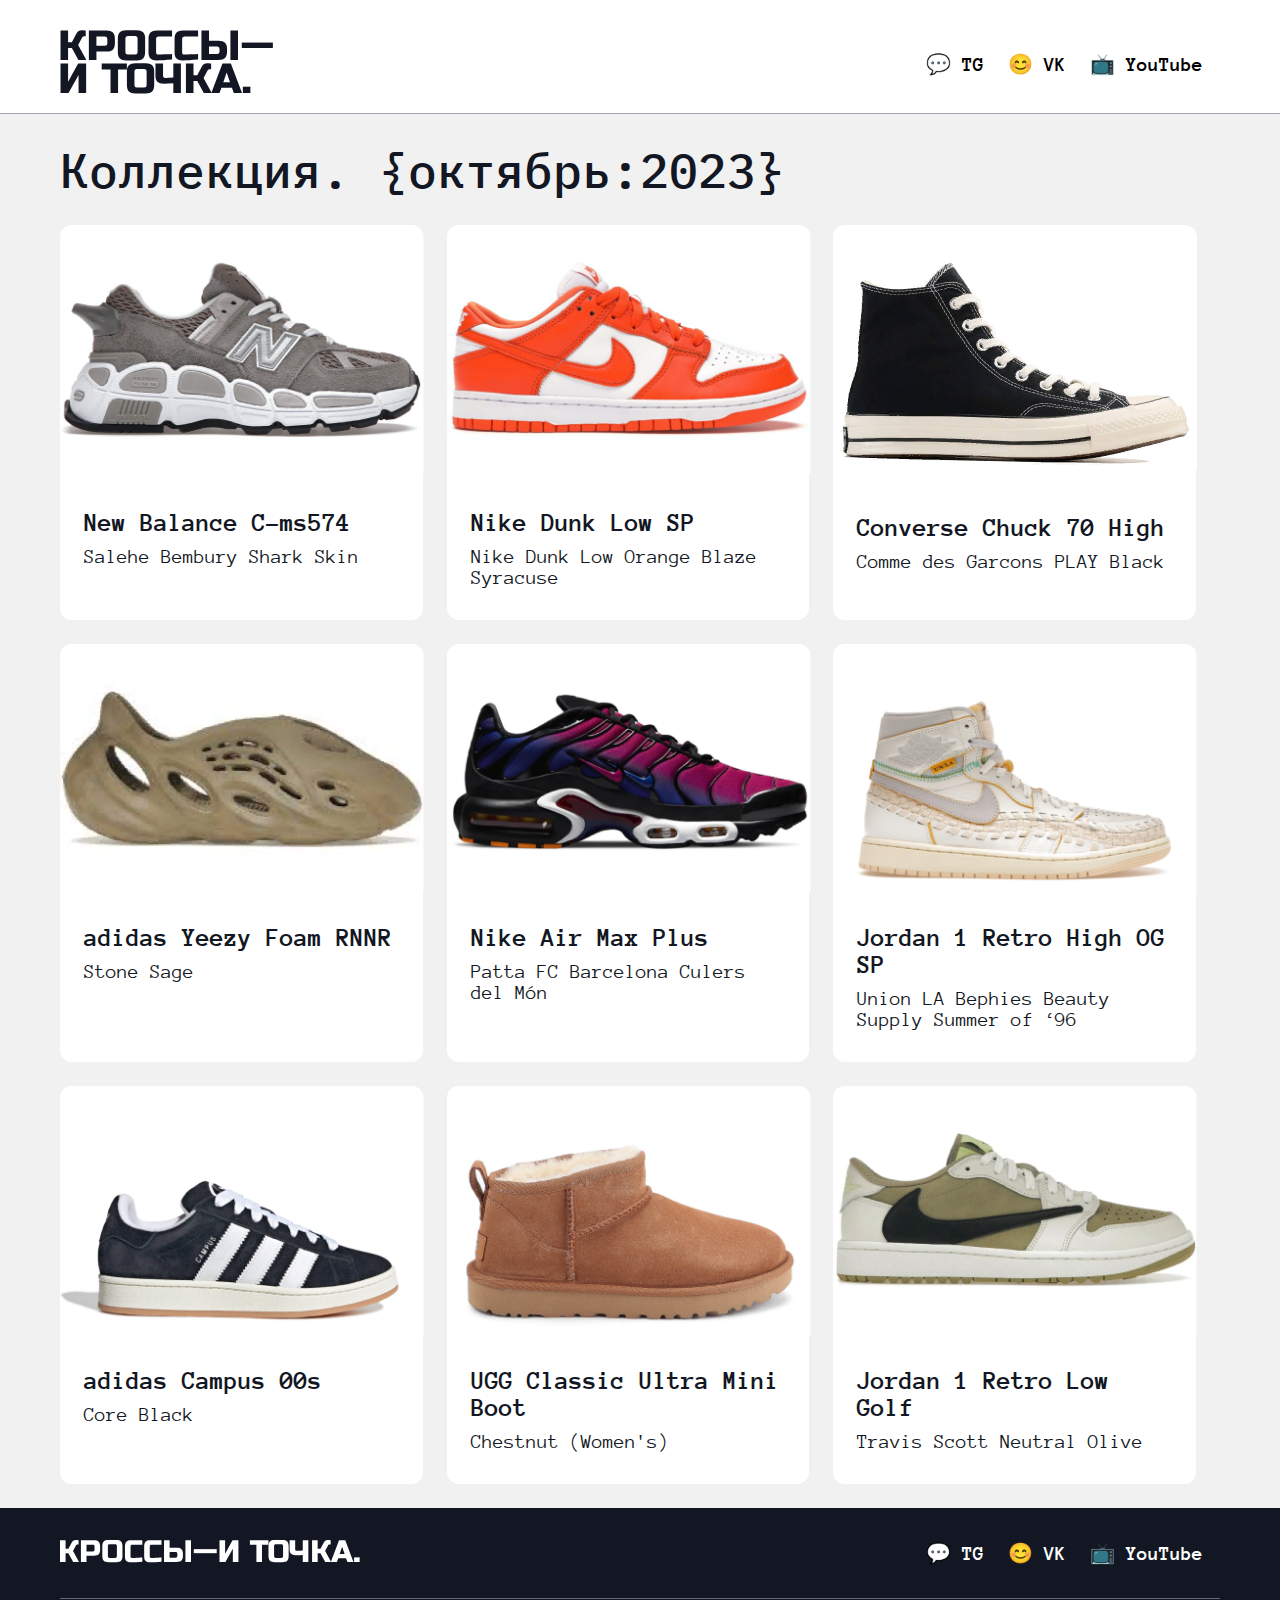
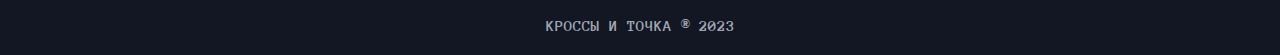
<file: index.html>
<!DOCTYPE html>
<html lang="ru">

<head>
  <meta charset="UTF-8">
  <meta name="viewport" content="width=device-width, initial-scale=1.0">
  <title>КРОССЫ — И ТОЧКА.</title>
  <link href="style.css" rel="stylesheet">
  <link rel="preconnect" href="https://fonts.googleapis.com">
  <link rel="preconnect" href="https://fonts.gstatic.com" crossorigin>
  <link href="https://fonts.googleapis.com/css2?family=Anonymous+Pro:ital,wght@0,400;0,700;1,400&family=IBM+Plex+Mono&family=Roboto:wght@400;700&display=swap" rel="stylesheet">
  <link rel="preconnect" href="https://fonts.googleapis.com">
  <link rel="preconnect" href="https://fonts.gstatic.com" crossorigin>
  <link href="https://fonts.googleapis.com/css2?family=Anonymous+Pro:ital@0;1&family=IBM+Plex+Mono&family=Roboto:wght@400;700&display=swap" rel="stylesheet">
  <link rel="preconnect" href="https://fonts.googleapis.com">
  <link rel="preconnect" href="https://fonts.gstatic.com" crossorigin>
  <link href="https://fonts.googleapis.com/css2?family=Anonymous+Pro:ital@0;1&family=Roboto:wght@400;700&display=swap" rel="stylesheet">
  <link rel="preconnect" href="https://fonts.googleapis.com">
  <link rel="preconnect" href="https://fonts.gstatic.com" crossorigin>
  <link href="https://fonts.googleapis.com/css2?family=Anonymous+Pro:ital@0;1&family=IBM+Plex+Mono:wght@500&family=Roboto:wght@400;700&display=swap" rel="stylesheet">
  <link rel="icon" href="img/logo-link.png">
</head>

<body>
  <header>
    <div class=" header-content container">
      <a href="index.html">
        <img src="img/logo.svg" alt="logo">
      </a>
      <nav class="navigation">
        <ul class="navigation-menu">
          <li>
            <a class="navigation-menu-item" href="#">💬 TG</a>
          </li>
          <li>
            <a class="navigation-menu-item" href="#">😊 VK</a>
          </li>
          <li>
            <a class="navigation-menu-item" href="#">📺 YouTube</a>
          </li>
        </ul>
      <!-- /.navigation-menu -->
      </nav>
      <!-- /.navigation -->
    </div>
  </header>

  <main class="officialPageMain">
    <div class="main-content container">
      <h2 class="main-heading">Коллекция. {октябрь:2023}</h2>
      <div class="sneakers-container container">
          <div class="sneaker animation">
            <a href="sneaker1.html">
            <img src="img/sneaker6.png" alt="New Balance C-ms574" class="sneaker__image">
            <div class="sneaker-description">
              <h3 class="sneaker-description-heading">New Balance C-ms574</h3>
              <p class="sneaker-description-characteristic">Salehe Bembury Shark Skin</p>
            </div>
          </a>
          </div>
          <div class="sneaker animation">
            <a href="sneaker2.html">
            <img src="img/sneaker7.png" alt="Nike Dunk Low SP" class="sneaker__image">
              <div class="sneaker-description">
                <h3 class="sneaker-description-heading">Nike Dunk Low SP</h3>
                <p class="sneaker-description-characteristic">Nike Dunk Low Orange Blaze Syracuse</p>
              </div>
            </a>
          </div>
          <div class="sneaker animation">
            <a href="sneaker3.html">
            <img src="img/sneaker4.png" alt="Converse Chuck 70 High" class="sneaker__image sneaker3__image">
              <div class="sneaker-description">
                <h3 class="sneaker-description-heading">Converse Chuck 70 High</h3>
                <p class="sneaker-description-characteristic">Comme des Garcons PLAY Black</p>
              </div>
            </a>
          </div>
          <div class="sneaker">
            <img src="img/sneaker9.png" alt="adidas Yeezy Foam RNNR" class="sneaker__image">
            <div class="sneaker-description">
              <h3 class="sneaker-description-heading">adidas Yeezy Foam RNNR</h3>
              <p class="sneaker-description-characteristic">Stone Sage</p>
            </div>
          </div>
          <div class="sneaker">
            <img src="img/sneaker1.png" alt="Nike Air Max Plus" class="sneaker__image">
              <div class="sneaker-description">
                <h3 class="sneaker-description-heading">Nike Air Max Plus</h3>
                <p class="sneaker-description-characteristic">Patta FC Barcelona Culers del Món</p>
              </div>
          </div>
          <div class="sneaker">
            <img src="img/sneaker2.png" alt="Jordan 1 Retro High OG SP" class="sneaker__image">
              <div class="sneaker-description">
                <h3 class="sneaker-description-heading">Jordan 1 Retro High OG SP</h3>
                <p class="sneaker-description-characteristic">Union LA Bephies Beauty Supply Summer of ‘96</p>
              </div>
          </div>
          <div class="sneaker">
            <img src="img/sneaker3.png" alt="adidas Campus 00s" class="sneaker__image">
              <div class="sneaker-description">
                <h3 class="sneaker-description-heading">adidas Campus 00s</h3>
                <p class="sneaker-description-characteristic">Core Black</p>
              </div>
          </div>
          <div class="sneaker">
            <img src="img/sneaker5.png" alt="UGG Classic Ultra Mini Boot" class="sneaker__image">
              <div class="sneaker-description">
                <h3 class="sneaker-description-heading">UGG Classic Ultra Mini Boot</h3>
                <p class="sneaker-description-characteristic">Chestnut (Women's)</p>
              </div>
          </div>
          <div class="sneaker">
            <img src="img/sneaker8.png" alt="Jordan 1 Retro Low Golf" class="sneaker__image">
              <div class="sneaker-description">
                <h3 class="sneaker-description-heading">Jordan 1 Retro Low Golf</h3>
                <p class="sneaker-description-characteristic">Travis Scott Neutral Olive</p>
              </div>
          </div>
      </div>
      <!-- /.sneakers-container -->
    </div>
    <!-- /.main-content -->
  </main>

<footer>
  <div class="footer-content container">
    <a href="index.html">
      <img src="img/logp-footer.svg" alt="logo-footer">
    </a>
    <nav class="navigation">
      <ul class="navigation-menu">
        <li>
          <a class="navigation-menu-item footer-menu-item" href="#">💬 TG</a>
        </li>
        <li>
          <a class="navigation-menu-item footer-menu-item" href="#">😊 VK</a>
        </li>
        <li>
          <a class="navigation-menu-item footer-menu-item" href="#">📺 YouTube</a>
        </li>
      </ul>
      <!-- /.navigation-menu -->
    </nav>
    <!-- /.navigation -->
  </div>
  <div class="footer-copyright container">
    <h3 class="footer-copyright-heading">КРОССЫ И ТОЧКА ® 2023</h3>
  </div>
</footer>
</body>

</html>
</file>
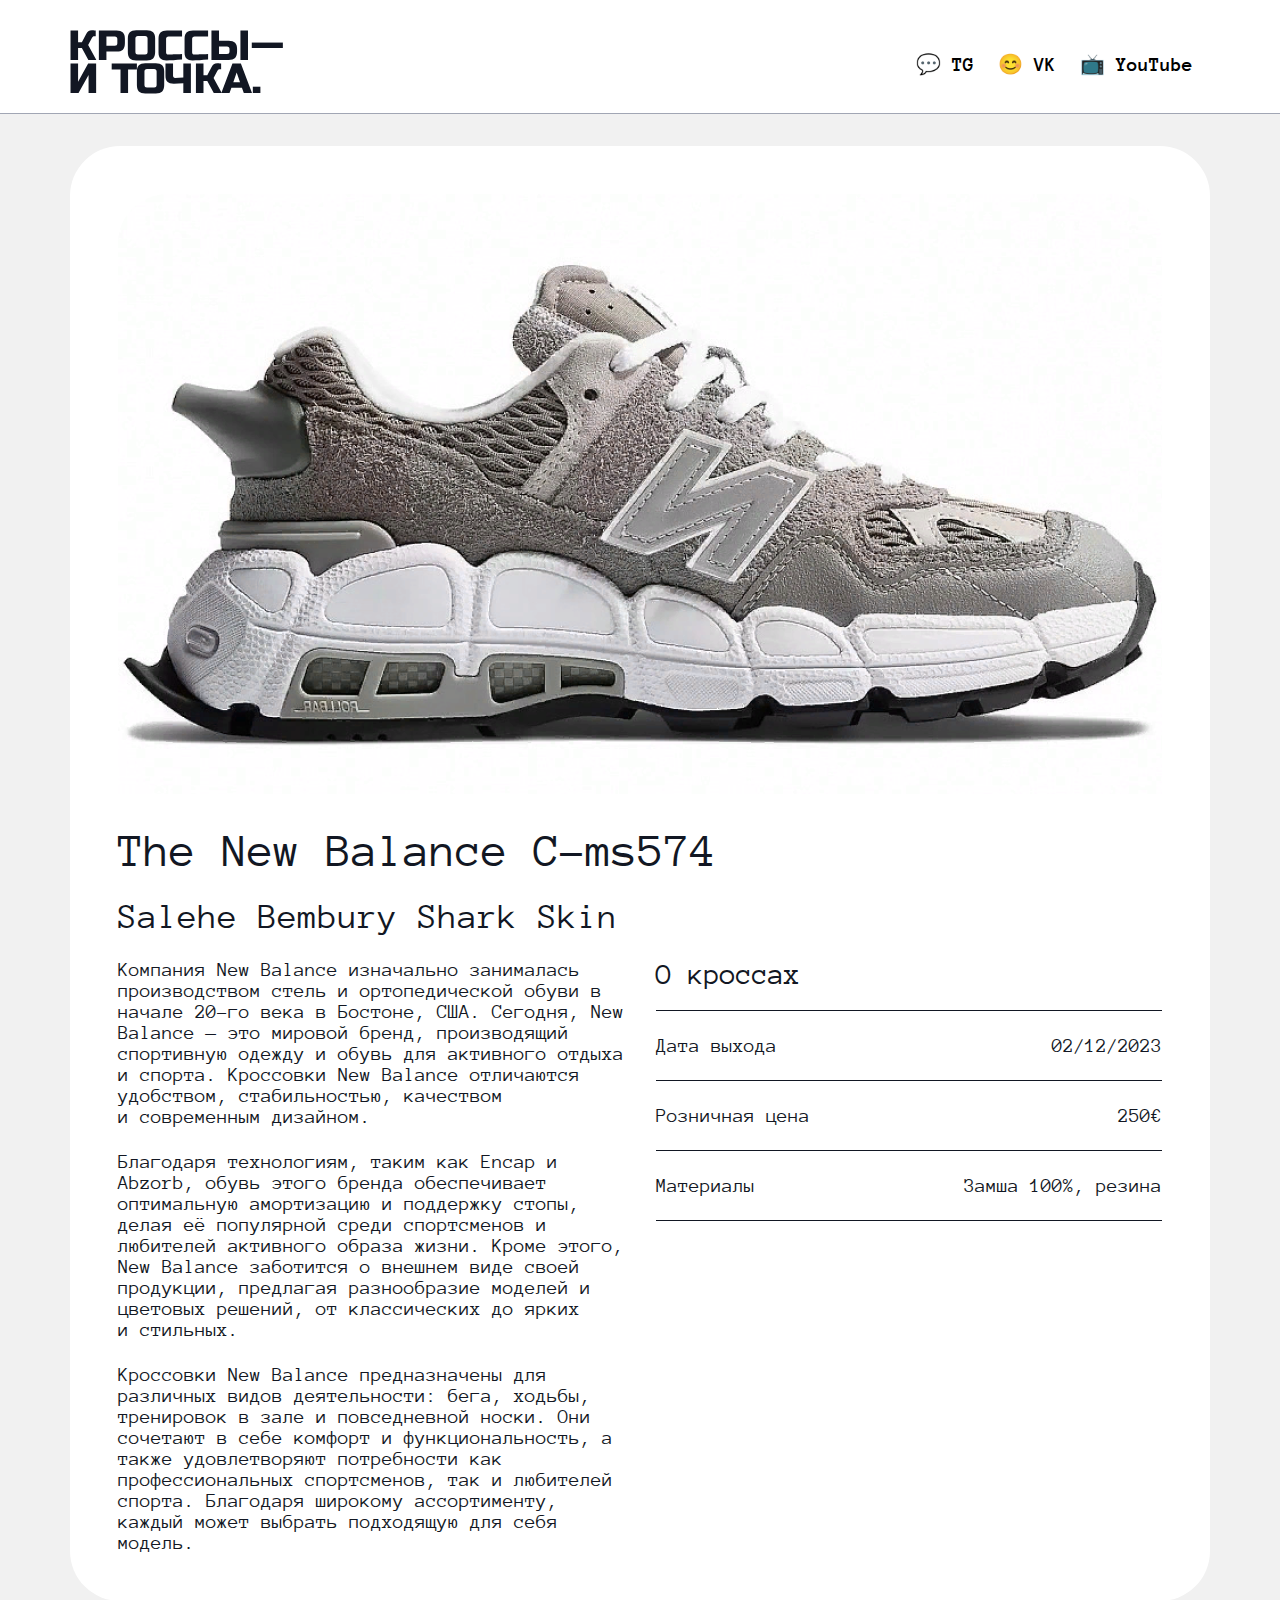
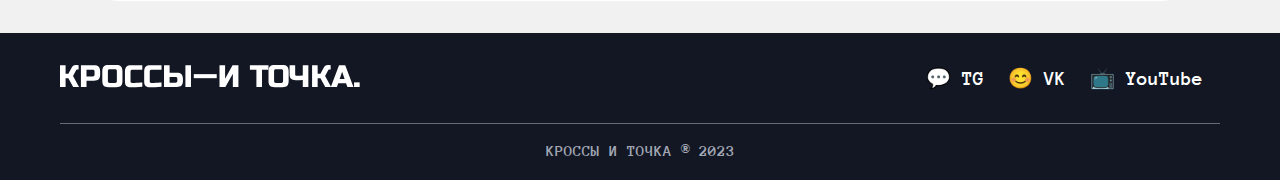
<file: sneaker1.html>
<!DOCTYPE html>
<html lang="ru">
<head>
    <meta charset="UTF-8">
    <meta name="viewport" content="width=device-width, initial-scale=1.0">
    <title>New Balance C-ms574</title>
    <link href="style.css" rel="stylesheet">
    <link rel="preconnect" href="https://fonts.googleapis.com">
    <link rel="preconnect" href="https://fonts.gstatic.com" crossorigin>
    <link href="https://fonts.googleapis.com/css2?family=Anonymous+Pro:ital,wght@0,400;0,700;1,400&family=IBM+Plex+Mono&family=Roboto:wght@400;700&display=swap" rel="stylesheet">
    <link rel="preconnect" href="https://fonts.googleapis.com">
    <link rel="preconnect" href="https://fonts.gstatic.com" crossorigin>
    <link href="https://fonts.googleapis.com/css2?family=Anonymous+Pro:ital@0;1&family=IBM+Plex+Mono&family=Roboto:wght@400;700&display=swap" rel="stylesheet">
    <link rel="preconnect" href="https://fonts.googleapis.com">
    <link rel="preconnect" href="https://fonts.gstatic.com" crossorigin>
    <link href="https://fonts.googleapis.com/css2?family=Anonymous+Pro:ital@0;1&family=Roboto:wght@400;700&display=swap" rel="stylesheet">
    <link rel="preconnect" href="https://fonts.googleapis.com">
    <link rel="preconnect" href="https://fonts.gstatic.com" crossorigin>
    <link href="https://fonts.googleapis.com/css2?family=Anonymous+Pro:ital@0;1&family=IBM+Plex+Mono:wght@500&family=Roboto:wght@400;700&display=swap" rel="stylesheet">
    <link rel="icon" href="img/logo-link.png">
</head>
<body>
    <header>
        <div class=" header-content sneakerContainer">
          <a href="index.html">
            <img src="img/logo.svg" alt="logo">
          </a>
          <nav class="navigation">
            <ul class="navigation-menu">
              <li>
                <a class="navigation-menu-item" href="#">💬 TG</a>
              </li>
              <li>
                <a class="navigation-menu-item" href="#">😊 VK</a>
              </li>
              <li>
                <a class="navigation-menu-item" href="#">📺 YouTube</a>
              </li>
            </ul>
          <!-- /.navigation-menu -->
          </nav>
          <!-- /.navigation -->
        </div>
      </header>
      <main class="sneakerMain">
        <div class="sneakerMain__content sneakerContainer">
          <div class="sneaker__big">
            <img src="img/sneakerPage1.png" alt="New Balance C-ms574" class="sneakerMain__image">
            <div class="sneaker__big__info">
              <h2 class="sneaker__big__title">The New Balance C-ms574</h2>
             <h3 class="sneaker__big__subtitle"> Salehe Bembury Shark Skin</h3>
             <div class="sneaker__big__additional__info">
              <div class="sneaker__big__text">
                  <p class="sneaker__big__text__description">Компания New Balance изначально занималась производством стель и ортопедической обуви в начале
                    20-го века в Бостоне, США. Сегодня, New Balance — это мировой бренд, производящий спортивную одежду и обувь для активного отдыха и спорта. Кроссовки New Balance отличаются удобством, стабильностью, качеством и современным дизайном.
                  </p>
                  <p class="sneaker__big__text__description">Благодаря технологиям, таким как Encap и Abzorb, обувь этого бренда обеспечивает оптимальную амортизацию и поддержку стопы, делая её популярной среди спортсменов и любителей активного образа жизни. Кроме этого, New Balance заботится о внешнем виде своей продукции, предлагая разнообразие моделей и цветовых решений, от классических до ярких и стильных.
                  </p>
                  <p class="sneaker__big__text__description">Кроссовки New Balance предназначены для различных видов деятельности: бега, ходьбы, тренировок в зале и повседневной носки. Они сочетают в себе комфорт и функциональность, а также удовлетворяют потребности как профессиональных спортсменов, так и любителей спорта. Благодаря широкому ассортименту, каждый может выбрать подходящую для себя модель.
                  </p>             
              </div>
              <div class="sneaker__big__parameters">
                  <div class="sneaker__big__parameters__header">
                    <p class="sneaker__big__parameters__title">
                      О кроссах
                    </p>
                    <!-- /.sneaker-big__parameters-title -->
                  </div>
                  <!-- /.sneaker-big__parameters-header -->
                  <div class="sneaker__big__parametr">
                    <p class="sneaker__big__parameter__title">Дата выхода</p>
                    <p class="sneaker__big__parameter__value">02/12/2023</p>
                  </div>
                  <div class="sneaker__big__parametr">
                    <p class="sneaker__big__parameter__title">Розничная цена</p>
                    <p class="sneaker__big__parameter__value">250€</p>
                  </div>
                  <div class="sneaker__big__parametr">
                    <p class="sneaker__big__parameter__title">Материалы</p>
                    <p class="sneaker__big__parameter__value">Замша 100%, резина</p>
                  </div>
              </div>
              <!-- /.sneaker-big__parameters -->
             </div>
             <!-- /.sneaker-big__additional-info -->
            </div>
            <!-- /.sneaker__big__info -->
          </div>
        </div>
        <!-- /.sneakerMain__content -->
      </main>

      <footer>
        <div class="footer-content container">
          <a href="index.html">
            <img src="img/logp-footer.svg" alt="logo-footer">
          </a>
          <nav class="navigation">
            <ul class="navigation-menu">
              <li>
                <a class="navigation-menu-item footer-menu-item" href="#">💬 TG</a>
              </li>
              <li>
                <a class="navigation-menu-item footer-menu-item" href="#">😊 VK</a>
              </li>
              <li>
                <a class="navigation-menu-item footer-menu-item" href="#">📺 YouTube</a>
              </li>
            </ul>
          <!-- /.navigation-menu -->
          </nav>
          <!-- /.navigation -->
        </div>
        <div class="footer-copyright container">
            <h3 class="footer-copyright-heading">КРОССЫ И ТОЧКА ® 2023</h3>
        </div>
     </footer>
     
</body>
</html>
</file>
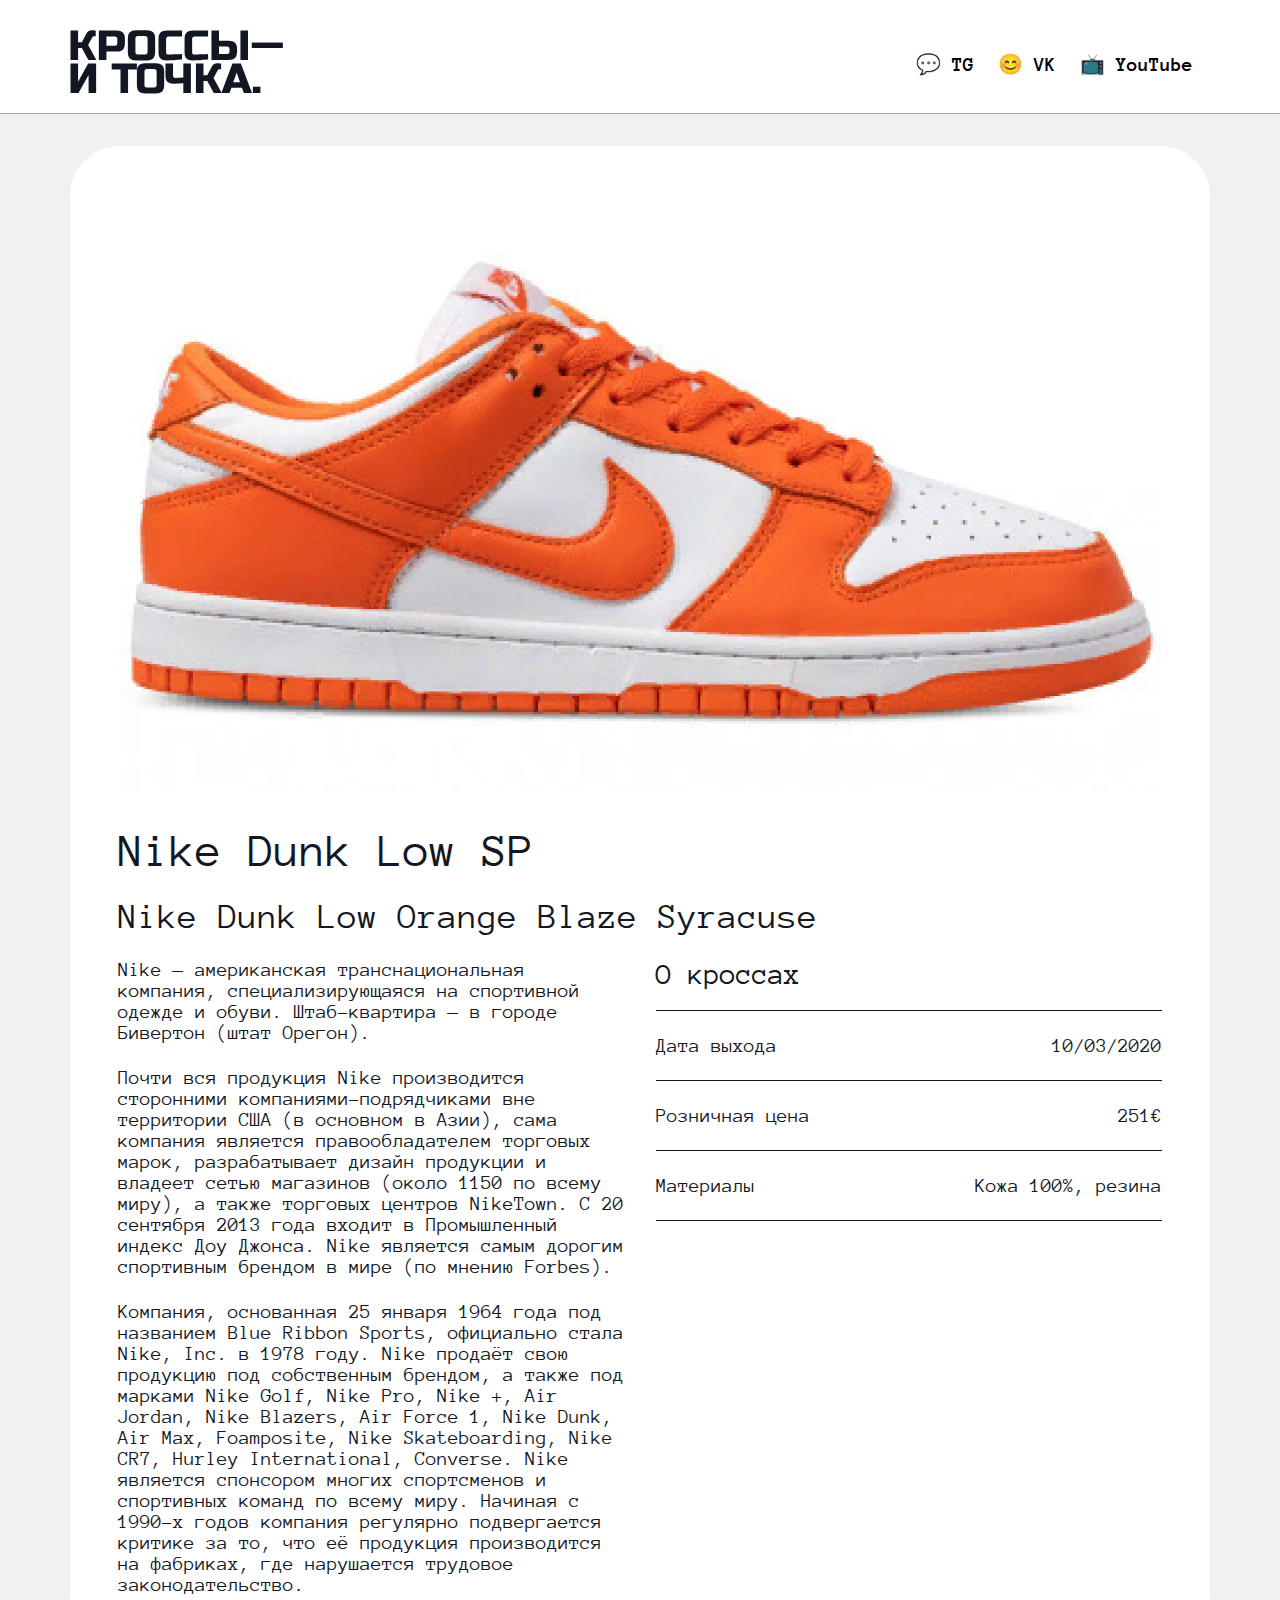
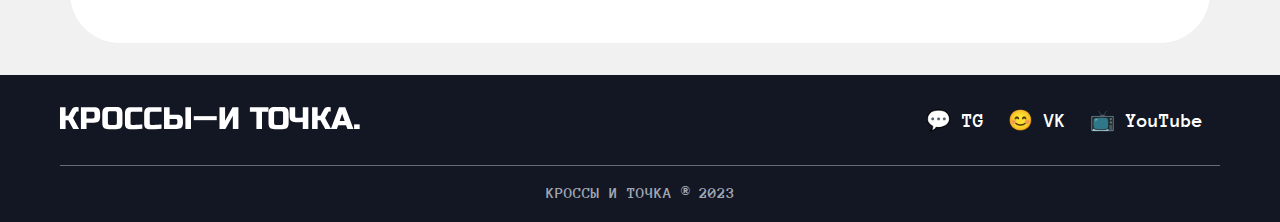
<file: sneaker2.html>
<!DOCTYPE html>
<html lang="ru">
<head>
    <meta charset="UTF-8">
    <meta name="viewport" content="width=device-width, initial-scale=1.0">
    <title>Nike Dunk Low SP</title>
    <link href="style.css" rel="stylesheet">
    <link rel="preconnect" href="https://fonts.googleapis.com">
    <link rel="preconnect" href="https://fonts.gstatic.com" crossorigin>
    <link href="https://fonts.googleapis.com/css2?family=Anonymous+Pro:ital,wght@0,400;0,700;1,400&family=IBM+Plex+Mono&family=Roboto:wght@400;700&display=swap" rel="stylesheet">
    <link rel="preconnect" href="https://fonts.googleapis.com">
    <link rel="preconnect" href="https://fonts.gstatic.com" crossorigin>
    <link href="https://fonts.googleapis.com/css2?family=Anonymous+Pro:ital@0;1&family=IBM+Plex+Mono&family=Roboto:wght@400;700&display=swap" rel="stylesheet">
    <link rel="preconnect" href="https://fonts.googleapis.com">
    <link rel="preconnect" href="https://fonts.gstatic.com" crossorigin>
    <link href="https://fonts.googleapis.com/css2?family=Anonymous+Pro:ital@0;1&family=Roboto:wght@400;700&display=swap" rel="stylesheet">
    <link rel="preconnect" href="https://fonts.googleapis.com">
    <link rel="preconnect" href="https://fonts.gstatic.com" crossorigin>
    <link href="https://fonts.googleapis.com/css2?family=Anonymous+Pro:ital@0;1&family=IBM+Plex+Mono:wght@500&family=Roboto:wght@400;700&display=swap" rel="stylesheet">
    <link rel="icon" href="img/logo-link.png">
</head>
<body>
    <header>
        <div class=" header-content sneakerContainer">
          <a href="index.html">
            <img src="img/logo.svg" alt="logo">
          </a>
          <nav class="navigation">
            <ul class="navigation-menu">
              <li>
                <a class="navigation-menu-item" href="#">💬 TG</a>
              </li>
              <li>
                <a class="navigation-menu-item" href="#">😊 VK</a>
              </li>
              <li>
                <a class="navigation-menu-item" href="#">📺 YouTube</a>
              </li>
            </ul>
          <!-- /.navigation-menu -->
          </nav>
          <!-- /.navigation -->
        </div>
      </header>
      <main class="sneakerMain">
        <div class="sneakerMain__content sneakerContainer">
          <div class="sneaker__big">
            <img src="img/sneakerPage2.png" alt="Nike Dunk Low SP" class="sneakerMain__image">
            <div class="sneaker__big__info">
              <h2 class="sneaker__big__title">Nike Dunk Low SP</h2>
             <h3 class="sneaker__big__subtitle"> Nike Dunk Low Orange Blaze Syracuse</h3>
             <div class="sneaker__big__additional__info">
              <div class="sneaker__big__text">
                  <p class="sneaker__big__text__description">Nike — американская транснациональная компания, специализирующаяся на спортивной одежде и обуви. Штаб-квартира — в городе Бивертон (штат Орегон).
                  </p>
                  <p class="sneaker__big__text__description">Почти вся продукция Nike производится сторонними компаниями-подрядчиками вне территории США (в основном в Азии), сама компания является правообладателем торговых марок, разрабатывает дизайн продукции и владеет сетью магазинов (около 1150 по всему миру), а также торговых центров NikeTown. С 20 сентября 2013 года входит в Промышленный индекс Доу Джонса. Nike является самым дорогим спортивным брендом в мире (по мнению Forbes).
                  </p>
                  <p class="sneaker__big__text__description">Компания, основанная 25 января 1964 года под названием Blue Ribbon Sports, официально стала Nike, Inc. в 1978 году. Nike продаёт свою продукцию под собственным брендом, а также под марками Nike Golf, Nike Pro, Nike +, Air Jordan, Nike Blazers, Air Force 1, Nike Dunk, Air Max, Foamposite, Nike Skateboarding, Nike CR7, Hurley International, Converse. Nike является спонсором многих спортсменов и спортивных команд по всему миру. Начиная с 1990-х годов компания регулярно подвергается критике за то, что её продукция производится на фабриках, где нарушается трудовое законодательство.
                  </p>             
              </div>
              <div class="sneaker__big__parameters">
                  <div class="sneaker__big__parameters__header">
                    <p class="sneaker__big__parameters__title">
                      О кроссах
                    </p>
                    <!-- /.sneaker-big__parameters-title -->
                  </div>
                  <!-- /.sneaker-big__parameters-header -->
                  <div class="sneaker__big__parametr">
                    <p class="sneaker__big__parameter__title">Дата выхода</p>
                    <p class="sneaker__big__parameter__value">10/03/2020</p>
                  </div>
                  <div class="sneaker__big__parametr">
                    <p class="sneaker__big__parameter__title">Розничная цена</p>
                    <p class="sneaker__big__parameter__value">251€</p>
                  </div>
                  <div class="sneaker__big__parametr">
                    <p class="sneaker__big__parameter__title">Материалы</p>
                    <p class="sneaker__big__parameter__value">Кожа 100%, резина</p>
                  </div>
              </div>
              <!-- /.sneaker-big__parameters -->
             </div>
             <!-- /.sneaker-big__additional-info -->
            </div>
            <!-- /.sneaker__big__info -->
          </div>
        </div>
        <!-- /.sneakerMain__content -->
      </main>

      <footer>
        <div class="footer-content container">
          <a href="index.html">
            <img src="img/logp-footer.svg" alt="logo-footer">
          </a>
          <nav class="navigation">
            <ul class="navigation-menu">
              <li>
                <a class="navigation-menu-item footer-menu-item" href="#">💬 TG</a>
              </li>
              <li>
                <a class="navigation-menu-item footer-menu-item" href="#">😊 VK</a>
              </li>
              <li>
                <a class="navigation-menu-item footer-menu-item" href="#">📺 YouTube</a>
              </li>
            </ul>
          <!-- /.navigation-menu -->
          </nav>
          <!-- /.navigation -->
        </div>
        <div class="footer-copyright container">
            <h3 class="footer-copyright-heading">КРОССЫ И ТОЧКА ® 2023</h3>
        </div>
     </footer>
     
</body>
</html>
</file>
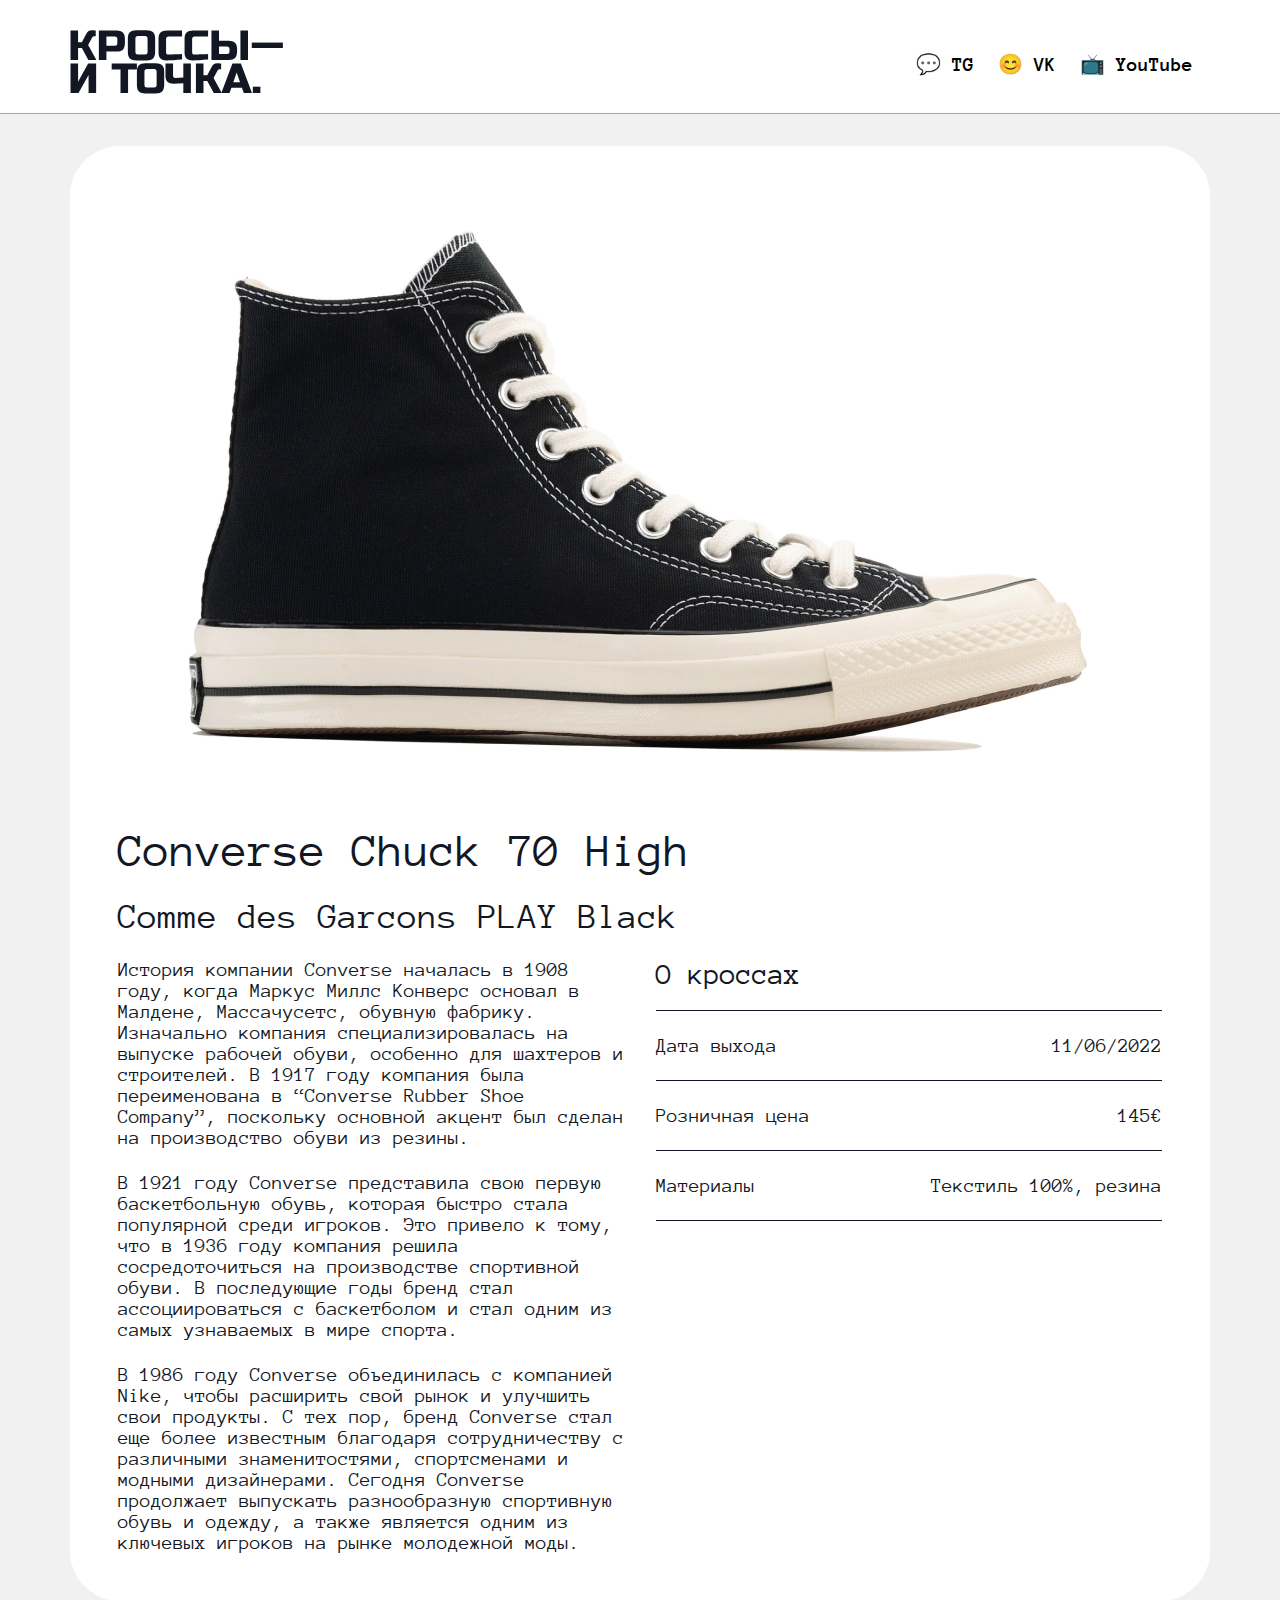
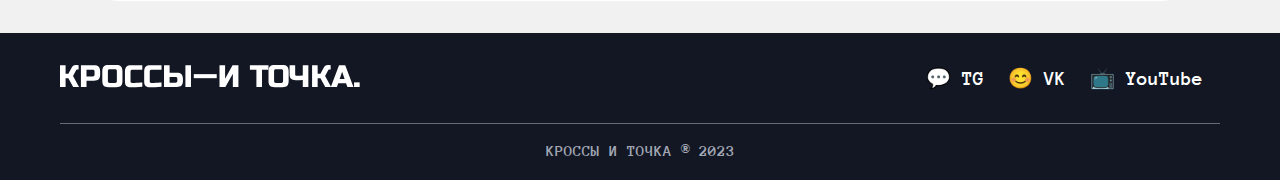
<file: sneaker3.html>
<!DOCTYPE html>
<html lang="ru">
<head>
    <meta charset="UTF-8">
    <meta name="viewport" content="width=device-width, initial-scale=1.0">
    <title>Converse Chuck 70 High</title>
    <link href="style.css" rel="stylesheet">
    <link rel="preconnect" href="https://fonts.googleapis.com">
    <link rel="preconnect" href="https://fonts.gstatic.com" crossorigin>
    <link href="https://fonts.googleapis.com/css2?family=Anonymous+Pro:ital,wght@0,400;0,700;1,400&family=IBM+Plex+Mono&family=Roboto:wght@400;700&display=swap" rel="stylesheet">
    <link rel="preconnect" href="https://fonts.googleapis.com">
    <link rel="preconnect" href="https://fonts.gstatic.com" crossorigin>
    <link href="https://fonts.googleapis.com/css2?family=Anonymous+Pro:ital@0;1&family=IBM+Plex+Mono&family=Roboto:wght@400;700&display=swap" rel="stylesheet">
    <link rel="preconnect" href="https://fonts.googleapis.com">
    <link rel="preconnect" href="https://fonts.gstatic.com" crossorigin>
    <link href="https://fonts.googleapis.com/css2?family=Anonymous+Pro:ital@0;1&family=Roboto:wght@400;700&display=swap" rel="stylesheet">
    <link rel="preconnect" href="https://fonts.googleapis.com">
    <link rel="preconnect" href="https://fonts.gstatic.com" crossorigin>
    <link href="https://fonts.googleapis.com/css2?family=Anonymous+Pro:ital@0;1&family=IBM+Plex+Mono:wght@500&family=Roboto:wght@400;700&display=swap" rel="stylesheet">
    <link rel="icon" href="img/logo-link.png">
</head>
<body>
    <header>
        <div class=" header-content sneakerContainer">
          <a href="index.html">
            <img src="img/logo.svg" alt="logo">
          </a>
          <nav class="navigation">
            <ul class="navigation-menu">
              <li>
                <a class="navigation-menu-item" href="#">💬 TG</a>
              </li>
              <li>
                <a class="navigation-menu-item" href="#">😊 VK</a>
              </li>
              <li>
                <a class="navigation-menu-item" href="#">📺 YouTube</a>
              </li>
            </ul>
          <!-- /.navigation-menu -->
          </nav>
          <!-- /.navigation -->
        </div>
      </header>
      <main class="sneakerMain">
        <div class="sneakerMain__content sneakerContainer">
          <div class="sneaker__big">
            <img src="img/sneakerPage3.png" alt="Converse Chuck 70 High" class="sneakerMain__image">
            <div class="sneaker__big__info">
              <h2 class="sneaker__big__title">Converse Chuck 70 High</h2>
             <h3 class="sneaker__big__subtitle"> Comme des Garcons PLAY Black</h3>
             <div class="sneaker__big__additional__info">
              <div class="sneaker__big__text">
                  <p class="sneaker__big__text__description">История компании Converse началась в 1908 году, когда Маркус Миллс Конверс основал в Малдене, Массачусетс, обувную фабрику. Изначально компания специализировалась на выпуске рабочей обуви, особенно для шахтеров и строителей. В 1917 году компания была переименована в “Converse Rubber Shoe Company”, поскольку основной акцент был сделан на производство обуви из резины.
                  </p>
                  <p class="sneaker__big__text__description">В 1921 году Converse представила свою первую баскетбольную обувь, которая быстро стала популярной среди игроков. Это привело к тому, что в 1936 году компания решила сосредоточиться на производстве спортивной обуви. В последующие годы бренд стал ассоциироваться с баскетболом и стал одним из самых узнаваемых в мире спорта.
                  </p>
                  <p class="sneaker__big__text__description">В 1986 году Converse объединилась с компанией Nike, чтобы расширить свой рынок и улучшить свои продукты. С тех пор, бренд Converse стал еще более известным благодаря сотрудничеству с различными знаменитостями, спортсменами и модными дизайнерами. Сегодня Converse продолжает выпускать разнообразную спортивную обувь и одежду, а также является одним из ключевых игроков на рынке молодежной моды.
                  </p>             
              </div>
              <div class="sneaker__big__parameters">
                  <div class="sneaker__big__parameters__header">
                    <p class="sneaker__big__parameters__title">
                      О кроссах
                    </p>
                    <!-- /.sneaker-big__parameters-title -->
                  </div>
                  <!-- /.sneaker-big__parameters-header -->
                  <div class="sneaker__big__parametr">
                    <p class="sneaker__big__parameter__title">Дата выхода</p>
                    <p class="sneaker__big__parameter__value">11/06/2022</p>
                  </div>
                  <div class="sneaker__big__parametr">
                    <p class="sneaker__big__parameter__title">Розничная цена</p>
                    <p class="sneaker__big__parameter__value">145€</p>
                  </div>
                  <div class="sneaker__big__parametr">
                    <p class="sneaker__big__parameter__title">Материалы</p>
                    <p class="sneaker__big__parameter__value">Текстиль 100%, резина</p>
                  </div>
              </div>
              <!-- /.sneaker-big__parameters -->
             </div>
             <!-- /.sneaker-big__additional-info -->
            </div>
            <!-- /.sneaker__big__info -->
          </div>
        </div>
        <!-- /.sneakerMain__content -->
      </main>

      <footer>
        <div class="footer-content container">
          <a href="index.html">
            <img src="img/logp-footer.svg" alt="logo-footer">
          </a>
          <nav class="navigation">
            <ul class="navigation-menu">
              <li>
                <a class="navigation-menu-item footer-menu-item" href="#">💬 TG</a>
              </li>
              <li>
                <a class="navigation-menu-item footer-menu-item" href="#">😊 VK</a>
              </li>
              <li>
                <a class="navigation-menu-item footer-menu-item" href="#">📺 YouTube</a>
              </li>
            </ul>
          <!-- /.navigation-menu -->
          </nav>
          <!-- /.navigation -->
        </div>
        <div class="footer-copyright container">
            <h3 class="footer-copyright-heading">КРОССЫ И ТОЧКА ® 2023</h3>
        </div>
     </footer>
     
</body>
</html>
</file>
<file: style.css>
*{
    margin: 0px;
    padding: 0px;
    box-sizing: border-box;
}

body{
    font-family: Anonymous Pro, sans-serif;
}

header{
    border-bottom: 1px solid #A1A6B4;
}

.header-content{
    display: flex;
    justify-content: space-between;
    padding-top: 30px;
    padding-bottom: 16px;
}

.container{
    max-width: 1160px;
    margin: 0 auto;
}

a{
    cursor: pointer;
    text-decoration: none;
}

.navigation{
    display: flex;
    align-items: center;
}

.navigation-menu{
    display: flex;
    text-decoration: none;
    list-style: none;
    gap: 24px;
    padding-right:17px ;
}

.navigation-menu-item{
    text-decoration: none;
    color: black;
    font-size: 20px;
    font-style: normal;
    font-weight: 700;
    line-height: normal;
}

.navigation-menu-item:hover{
    color: orange;
    transition: 0.2s;
}

.officialPageMain{
    background-color: #F1F1F1;
}

.main-heading{
    padding-top: 25px;
    padding-bottom: 24px;
    color: #121723;
    font-family: IBM Plex Mono, sans-serif;
    font-size: 48px;
    font-style: normal;
    font-weight: 500;
}

.sneakers-container{
    display: flex;
    gap: 24px;
    flex-wrap: wrap;
    padding-bottom: 24px;
}

.sneaker{
    display: flex;
    flex-direction: column;
    border-radius: 12px;
    background-color: white;
    width: calc(33.333% - 24px);
}

.animation:hover{
    box-shadow: 0px 4px 4px 0px rgba(0, 0, 0, 0.25);
    transform: translateY(-10px);
    transition: 0.5s;
}

.sneaker__image{
   width: 364px;
}

.sneaker3__image{
    border-radius: 12px;
}

.sneaker-description{
    display: flex;
    flex-direction: column;
    justify-content: center;
    align-items: flex-start;
    gap: 10px;
    padding: 32px 24px;
}

.sneaker-description-heading{
    color:#121723;
    font-size: 26px;
    font-style: normal;
    font-weight: 700;
    line-height: normal;
}

.sneaker-description-characteristic{
    color:#121723;
    font-size: 20px;
    font-style: normal;
    font-weight: 400;
    line-height: normal;
}

footer{
    background-color: #121723;
}

.footer-content{
    display: flex;
    justify-content: space-between;
    padding: 32px 0;
}

.footer-menu-item{
    color:white;
}

.footer-copyright{
    border-top: 1px solid rgba(230, 232, 236, 0.40);
    display: flex;
    justify-content: center;
}

.footer-copyright-heading{
color:#A1A6B4;
font-family: Anonymous Pro;
font-size: 16px;
font-style: normal;
font-weight: 700;
line-height: normal;
padding-top: 18px;
padding-bottom: 21px;
}

.sneakerMain{
    display: flex;
    flex-direction: column;
    justify-content: center;
    align-items: center;
    background-color: #F1F1F1;
}

.sneakerContainer{
    max-width: 1140px;
    margin: 0 auto;
}

.sneakerMain__content{
    display: flex;
    margin: 32px 0px;
    flex-direction: column;
    justify-content: center;
    align-items: center;
    background-color:white;
    border-radius: 50px;
}
.sneaker__big{
    display: flex;
    width: 1140px;
    padding: 48px;
    flex-direction: column;
    align-items: flex-start;
    gap: 32px;
}
.sneakerMain__image{
    height: 600px;
}

.sneaker__big__info{
    display: flex;
    flex-direction: column;
    align-items: flex-start;
    gap: 24px;
}

.sneaker__big__title{
    color: #121723;
    font-family: Anonymous Pro;
    font-size: 48px;
    font-style: normal;
    font-weight: 400;
}

.sneaker__big__subtitle{
    color: #121723;
    font-family: Anonymous Pro;
    font-size: 36px;
    font-style: normal;
    font-weight: 400;
    line-height: 100%; 
}

.sneaker__big__additional__info{
    display: flex;
    align-items: flex-start;
    gap: 32px;
}

.sneaker__big__text{
    display: flex;
    flex-direction: column;
    width: 506px;
    height: auto;
    gap:24px;
}

.sneaker__big__text__description{
    color: var(--black, #121723);
    font-family: Anonymous Pro;
    font-size: 20px;
    font-style: normal;
    font-weight: 400;
}

.sneaker__big__parameters{
    display: flex;
    flex-direction: column;
    align-items: flex-start;
    gap: 24px;
    width: 506px;
}

.sneaker__big__parameters__header{
    display: flex;
    flex-direction: column;
    align-items: flex-start;
    gap: 20px;
    border-bottom: 1px solid #121723;
    width: 506px;
}

.sneaker__big__parameters__title{
    color: #121723;
    font-family: Anonymous Pro;
    font-size: 30px;
    font-style: normal;
    font-weight: 400;
    line-height: normal;
    margin-bottom: 20px;
}

.sneaker__big__parametr{
    display: flex;
    justify-content: space-between;
    align-items: flex-start;
    width: 506px;
    border-bottom: 1px solid #121723;
    padding-bottom:24px;
}

.sneaker__big__parameter__title{
    color: #121723;
    font-family: Anonymous Pro;
    font-size: 20px;
    font-style: normal;
    font-weight: 400;
    line-height: normal;
}

.sneaker__big__parameter__value{
    color: #121723;
    text-align: right;
    font-family: Anonymous Pro;
    font-size: 20px;
    font-style: normal;
    font-weight: 400;
    line-height: normal;
}

@media(max-width:1155px){
    .container{
        max-width: 1024px;
    }
    .sneaker__image{
        width: 317px;
    }
    .sneakerContainer{
        max-width: 1024px;
    }
    .sneakerMain__image{
        width: 928px;
    }
    .sneaker__big{
        align-items: center;
    }
    .sneaker__big__info{
        width: 928px;
    }
    .sneaker__big__text{
        width: 432px;
    }
    .sneaker__big__parameters{
        width: 432px;
    }
    .sneaker__big__parameters__header{
        width: 432px;
    }
    .sneaker__big__parametr{
        width: 432px;
    }
}

@media(max-width:1025px){
    .container{
        max-width: 768px;
    }
    .sneaker{
        width: calc(50% - 24px);
    }
    .sneakerContainer{
        max-width: 768px;
    }
    .sneakerMain__image{
        width: 672px;
    }
    .sneaker__big{
        width: 672px;
    }
    .sneaker__big__info{
        width: 672px;
    }
    .sneaker__big__text{
        width: 304px;
    }
    .sneaker__big__parameters{
        width: 304px;
    }
    .sneaker__big__parameters__header{
        width: 304px;
    }
    .sneaker__big__parametr{
        width: 304px;
    }
    .sneakerMain__content{
        padding:24px;
    }
}

@media(max-width:768px){
    .container{
        max-width: 600px;
    }

    .sneaker__image{
        width: 276px;
    }

    .header-content{
        padding-top: 24px;
        padding-bottom: 24px;
        flex-direction: column;
        align-items: center;
        gap: 24px;
       }

     .footer-content{
      display: flex;
      padding: 32px 0;
      flex-direction: column;
      align-items: center;
      gap: 24px;
     }
     .sneaker__big__additional__info{
        flex-direction: column;
    }
    .sneaker__big{
        align-items: center;
    }
    .sneaker__big__text{
        width: 592px;
    }
    .sneaker__big__parameters{
        width: 592px;
    }
    .sneaker__big__parameters__header{
        width: 592px;
    }
    .sneaker__big__parametr{
        width: 592px;
    }
    .sneakerMain__image{
        width: 592px;
    }
    .sneaker__big{
        width: 592px;
    }
    .sneaker__big__info{
        width: 592px;
    }
    .sneaker__big__text__description{
        font-size: 16px;
    }
    .sneaker__big__title{
        font-size: 32px;
    }
    .sneaker__big__subtitle{
        font-size: 20px;
    }
    .sneaker__big__parameters__title{
        font-size: 24px;
    }
    .sneaker__big__parameter__title{
        font-size: 16px;
    }
     .sneaker__big__parameter__value{
        font-size: 16px;
    }

}

@media(max-width:600px){
    .container{
        max-width: 520px;
    }
    .main-heading{
        padding: 32px 0px;
    }
    .sneaker__image{
        width: 236px;
    }
    .sneaker__big__text{
        width: 512px;
    }
    .sneaker__big__parameters{
        width: 512px;
    }
    .sneaker__big__parameters__header{
        width: 512px;
    }
    .sneaker__big__parametr{
        width: 512px;
    }
    .sneakerMain__image{
        width: 512px;
    }
    .sneaker__big{
        width: 512px;
    }
    .sneaker__big__info{
        width: 512px;
    }
    
}

@media(max-width:521px){
    .container{
        max-width: 425px;
    }
    .sneaker{
        width:425px;
    }
    .sneaker__image{
        width: 425px;
    }
}

@media(max-width:426px){
    .officialPageMain{
        padding: 0px 16px;
    }
    .main-heading{
        font-size: 32px;
    }
    .sneaker{
        width: 394px;
        height: 376px;
    }
    .sneaker__image{
        width: 394px;
    }
    .sneaker__big{
        width: 345px;
    }
    .sneaker__big__info{
        width: 345px;
    }
    .sneaker__big__text{
        width: 345px;
    }
    .sneaker__big__parameters__header {
        width: 345px;
    }
    .sneaker__big__parameters{
        width: 345px;
    }
    .sneaker__big__parametr{
        width: 345px;
    }
    .sneakerMain__image{
        width: 345px;
        height: 172px;
    }

}

@media(max-width:387px){
    .sneaker{
        width: 343px;
        height: 376px;
    }
    .sneaker__image{
        width: 343px;
    }
}

@media(max-width:376px){
    .sneakerMain__content{
        padding:24px;
    }

    .sneakerMain__image{
        width: 295px;
    }

    .sneaker__big{
        width: 295px;
    }
    .sneaker__big__info{
        width: 295px;
    }
    .sneaker__big__text{
        width: 295px;
    }
    .sneaker__big__parameters__header {
        width: 295px;
    }
    .sneaker__big__parameters{
        width: 295px;
    }
    .sneaker__big__parametr{
        width: 295px;
    }


}

@media(max-width:320px){
    .sneaker{
        width: 295px;
        height: 376px;
    }
    .sneaker__image{
        width: 295px;
    }
    .sneaker__big {
        width: 253px;
    }
    .sneakerMain__image {
        width: 207px;
        height: 172px;
    }
}
</file>
